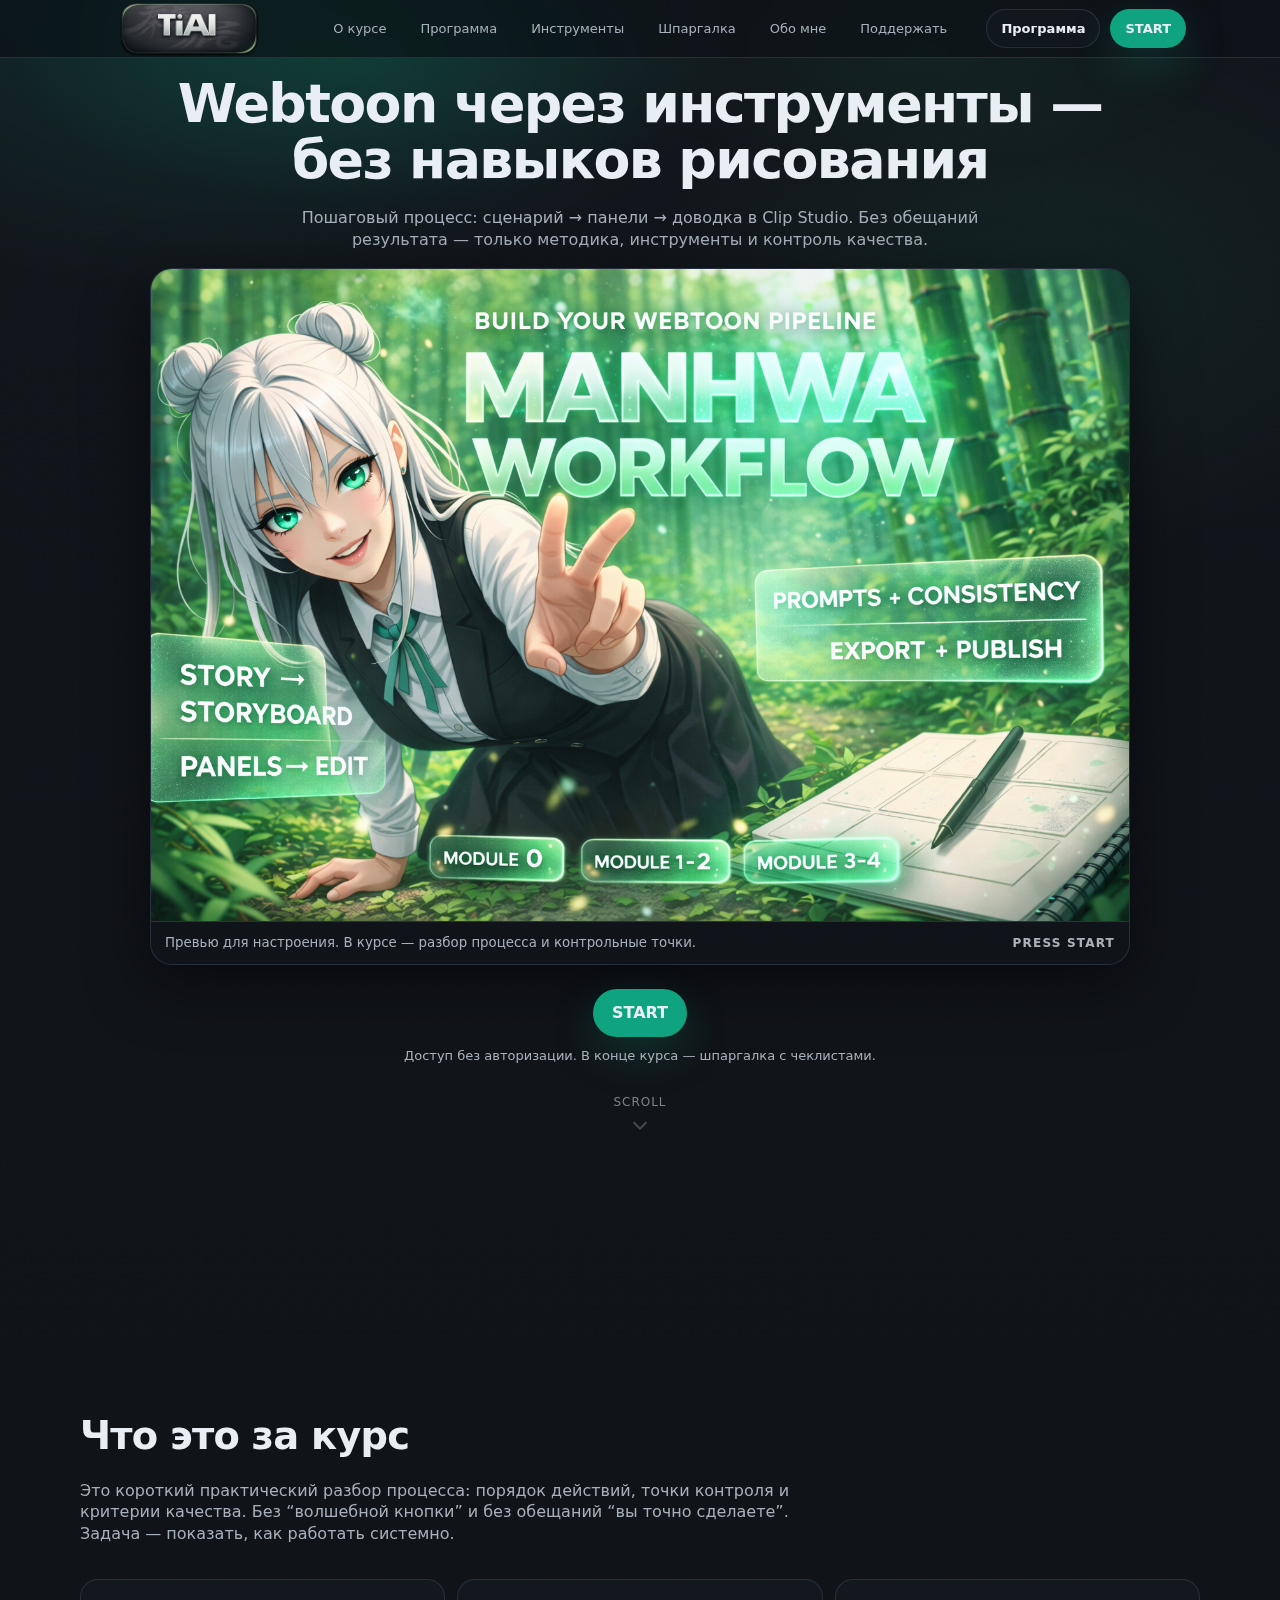
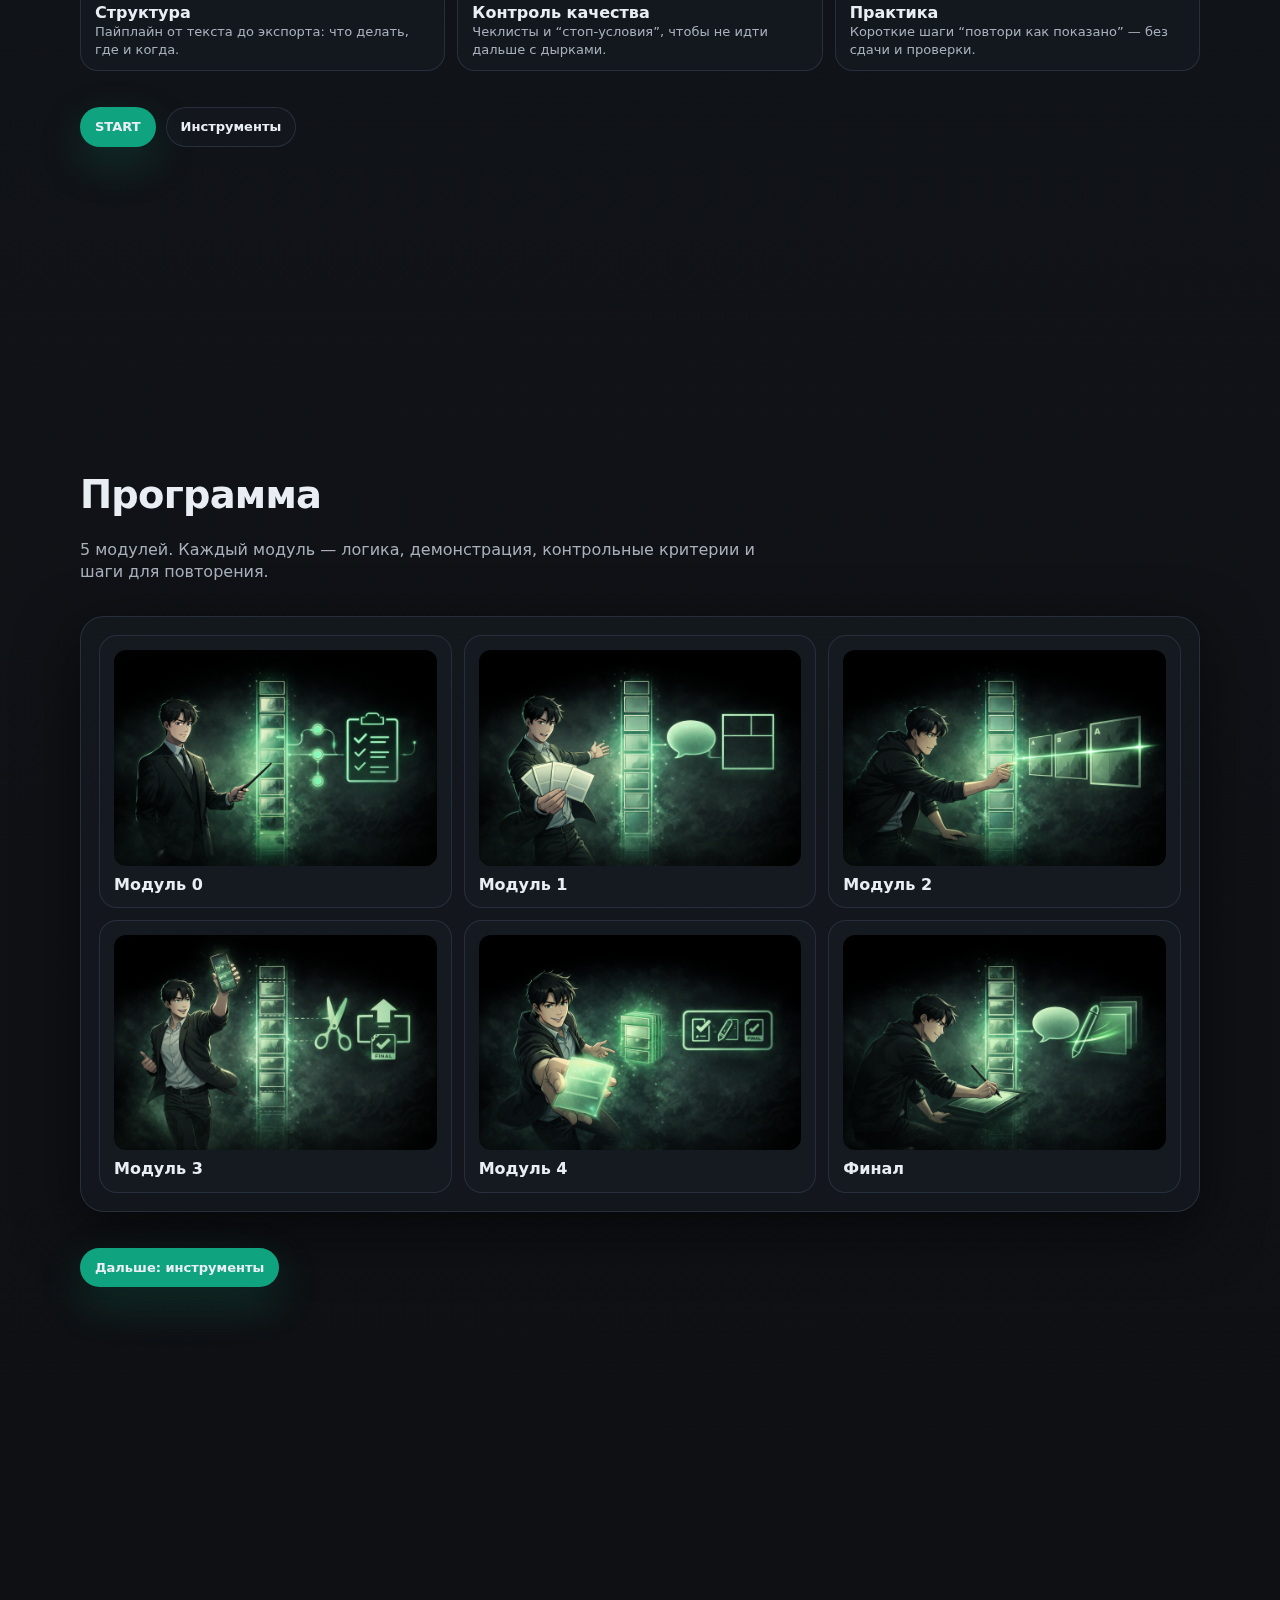
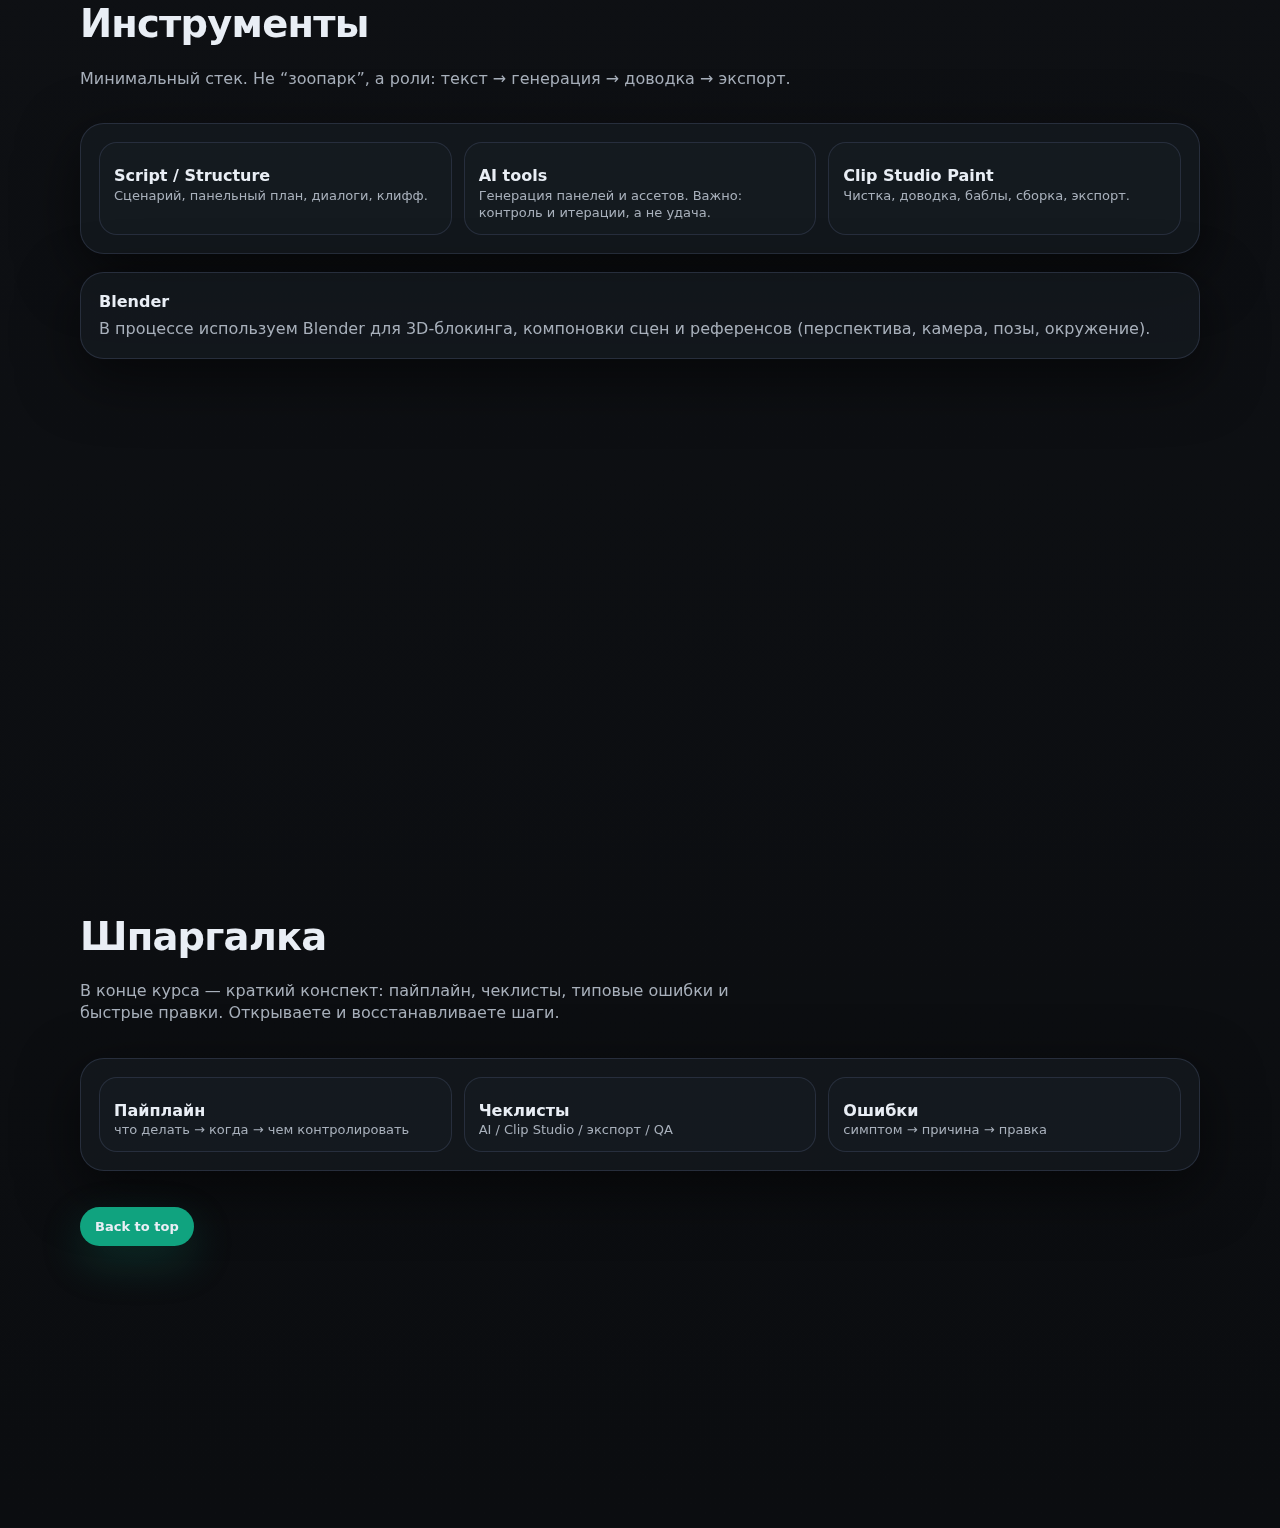
<file: index.html>
<!DOCTYPE html>
<html lang="ru">
<head>
  <meta charset="utf-8">
  <meta name="viewport" content="width=device-width,initial-scale=1">
  <title>START</title>
  <link rel="stylesheet" href="styles.css">
</head>
<body>
  <header>
    <div class="bar">
      <div class="brand" aria-label="Название">
        <span class="mark" aria-hidden="true">
          <img src="image/logo.png" alt="Логотип Webtoon">
        </span>
        <span></span>
      </div>

      <nav aria-label="Навигация">
        <a href="#about">О курсе</a>
        <a href="#program">Программа</a>
        <a href="#tools">Инструменты</a>
        <a href="#cheatsheet">Шпаргалка</a>
        <a href="about.html">Обо мне</a>
        <a href="support.html">Поддержать</a>
      </nav>

      <div class="cta">
        <a class="btn btn-ghost" href="#program">Программа</a>
        <a class="btn btn-start" href="#program">START</a>
      </div>
    </div>
  </header>
  <main>
    <!-- HERO (centered) -->
    <section id="top" aria-label="Титульный экран">
      <div class="hero">
        <div class="chips" aria-label="Теги">
    
        </div>

        <h1>Webtoon через инструменты —<br>без навыков рисования</h1>

        <p style="text-align:center">
          Пошаговый процесс: сценарий → панели → доводка в Clip Studio.
          Без обещаний результата — только методика, инструменты и контроль качества.
        </p>

        <div class="banner" aria-label="Баннер-превью">
          <img src="image/banner.png" alt="Превью: 4 панели webtoon" />
          <div class="bannerMeta">
            <small>Превью для настроения. В курсе — разбор процесса и контрольные точки.</small>
            <span class="press">Press START</span>
          </div>
        </div>

        <div class="heroCta">
          <a class="btn btn-start start" href="#program">START</a>
          <div class="hint">Доступ без авторизации. В конце курса — шпаргалка с чеклистами.</div>
        </div>

        <div class="scrollHint" aria-hidden="true">
          <div>Scroll</div>
          <div class="chev"></div>
        </div>
      </div>
    </section>

    <!-- ABOUT -->
    <section id="about" aria-label="О курсе">
      <div class="solo">
        <h2>Что это за курс</h2>
        <p>
          Это короткий практический разбор процесса: порядок действий, точки контроля и критерии качества.
          Без “волшебной кнопки” и без обещаний “вы точно сделаете”. Задача — показать, как работать системно.
        </p>

        <div class="grid3" style="margin-top: 16px">
          <div class="card">
            <b>Структура</b>
            <small>Пайплайн от текста до экспорта: что делать, где и когда.</small>
          </div>
          <div class="card">
            <b>Контроль качества</b>
            <small>Чеклисты и “стоп-условия”, чтобы не идти дальше с дырками.</small>
          </div>
          <div class="card">
            <b>Практика</b>
            <small>Короткие шаги “повтори как показано” — без сдачи и проверки.</small>
          </div>
        </div>

        <div class="cta" style="margin-top: 18px">
          <a class="btn btn-start" href="#about">START</a>
          <a class="btn btn-ghost" href="#tools">Инструменты</a>
        </div>
      </div>
    </section>

    <!-- PROGRAM -->
    <section id="program" aria-label="Программа">
      <div class="solo">
        <h2>Программа</h2>
        <p>5 модулей. Каждый модуль — логика, демонстрация, контрольные критерии и шаги для повторения.</p>

        <div class="panel" style="margin-top: 16px">
          <div class="grid3">
            <!-- Each card is now an anchor element linking to its own page and showing a preview image -->
            <a class="card" href="module0.html">
              <img src="image/module0.png" alt="Модуль 0">
              <b>Модуль 0</b>
            </a>
            <a class="card" href="module1.html">
              <img src="image/module1.png" alt="Модуль 1">
              <b>Модуль 1</b>
            </a>
            <a class="card" href="module2.html">
              <img src="image/module2.png" alt="Модуль 2">
              <b>Модуль 2</b>
            </a>
            <a class="card" href="module3.html">
              <img src="image/module3.png" alt="Модуль 3">
              <b>Модуль 3</b>
            </a>
            <a class="card" href="module4.html">
              <img src="image/module4.png" alt="Модуль 4">
              <b>Модуль 4</b>
            </a>
            <a class="card" href="final.html">
              <img src="image/final.png" alt="Финальный модуль">
              <b>Финал</b>
            </a>
          </div>
        </div>

        <div class="cta" style="margin-top: 18px">
          <a class="btn btn-start" href="#tools">Дальше: инструменты</a>
        </div>
      </div>
    </section>

    <!-- TOOLS -->
    <section id="tools" aria-label="Инструменты">
      <div class="solo">
        <h2>Инструменты</h2>
        <p>Минимальный стек. Не “зоопарк”, а роли: текст → генерация → доводка → экспорт.</p>

        <div class="panel" style="margin-top: 16px">
          <div class="grid3">
            <div class="card">
              <b>Script / Structure</b>
              <small>Сценарий, панельный план, диалоги, клифф.</small>
            </div>
            <div class="card">
              <b>AI tools</b>
              <small>Генерация панелей и ассетов. Важно: контроль и итерации, а не удача.</small>
            </div>
            <div class="card">
              <b>Clip Studio Paint</b>
              <small>Чистка, доводка, баблы, сборка, экспорт.</small>
            </div>
          </div>
        </div>

        <div class="panel">
          <b style="display:block; margin-bottom:6px">Blender</b>
          <p style="max-width:none">
            В процессе используем Blender для 3D-блокинга, компоновки сцен и референсов (перспектива, камера, позы, окружение).
          </p>
        </div>
      </div>
    </section>

    <!-- CHEATSHEET -->
    <section id="cheatsheet" aria-label="Шпаргалка и ссылки">
      <div class="solo">
        <h2>Шпаргалка</h2>
        <p>В конце курса — краткий конспект: пайплайн, чеклисты, типовые ошибки и быстрые правки. Открываете и восстанавливаете шаги.</p>

        <div class="panel" style="margin-top: 16px">
          <div class="grid3">
            <div class="card">
              <b>Пайплайн</b>
              <small>что делать → когда → чем контролировать</small>
            </div>
            <div class="card">
              <b>Чеклисты</b>
              <small>AI / Clip Studio / экспорт / QA</small>
            </div>
            <div class="card">
              <b>Ошибки</b>
              <small>симптом → причина → правка</small>
            </div>
          </div>
        </div>

        <!-- author and support panels have been moved to separate pages -->

        <div class="cta" style="margin-top: 18px">
          <a class="btn btn-start" href="#top">Back to top</a>
        </div>
      </div>
    </section>
  </main>
  <script src="app.js" defer></script>
</body>
</html>
</file>
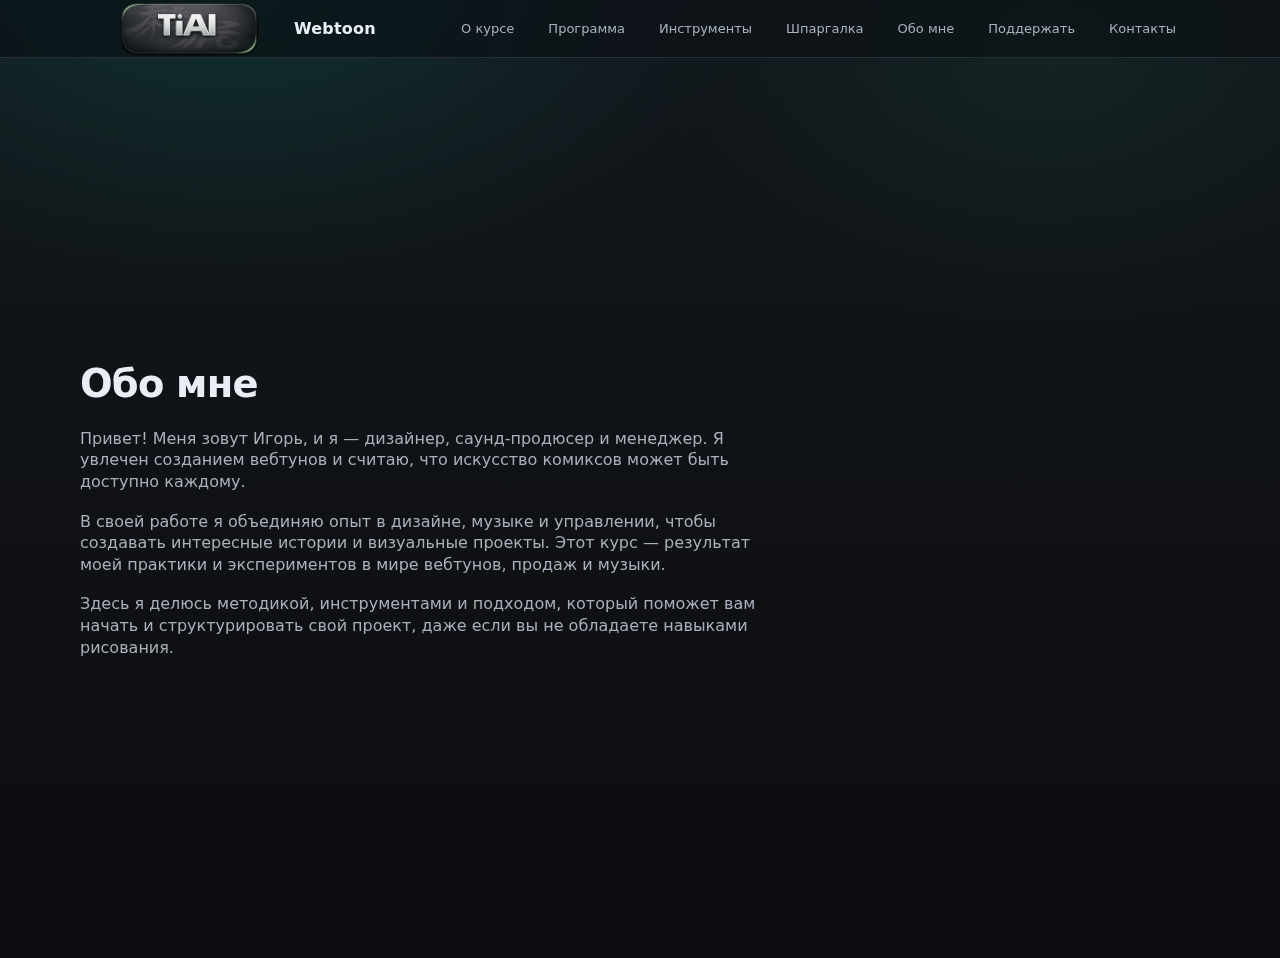
<file: about.html>
<!doctype html>
<html lang="ru">
<head>
  <meta charset="utf-8" />
  <meta name="viewport" content="width=device-width,initial-scale=1" />
  <title>Обо мне — Webtoon</title>
  <link rel="stylesheet" href="styles.css">
</head>
<body>
  <header>
    <div class="bar">
      <div class="brand" aria-label="Название">
        <span class="mark" aria-hidden="true">
          <img src="image/logo.png" alt="Логотип Webtoon">
        </span>
        <span>Webtoon</span>
      </div>
      <nav aria-label="Навигация">
        <a href="index.html#about">О курсе</a>
        <a href="index.html#program">Программа</a>
        <a href="index.html#tools">Инструменты</a>
        <a href="index.html#cheatsheet">Шпаргалка</a>
        <a href="about.html" aria-current="page">Обо мне</a>
        <a href="support.html">Поддержать</a>
        <a href="contacts.html">Контакты</a>
      </nav>
    </div>
  </header>

<main>
  <section id="about-page">
    <div class="solo">
      <h2>Обо мне</h2>
      <p>
        Привет! Меня зовут Игорь, и я — дизайнер, саунд-продюсер и менеджер. Я увлечен созданием вебтунов и считаю, что искусство комиксов может быть доступно каждому.
      </p>
      <p>
        В своей работе я объединяю опыт в дизайне, музыке и управлении, чтобы создавать интересные истории и визуальные проекты. Этот курс — результат моей практики и экспериментов в мире вебтунов, продаж и музыки.
      </p>
      <p>
        Здесь я делюсь методикой, инструментами и подходом, который поможет вам начать и структурировать свой проект, даже если вы не обладаете навыками рисования.
      </p>
    </div>
  </section>
</main>

  <script src="app.js" defer></script>
</body>
</html>
</file>
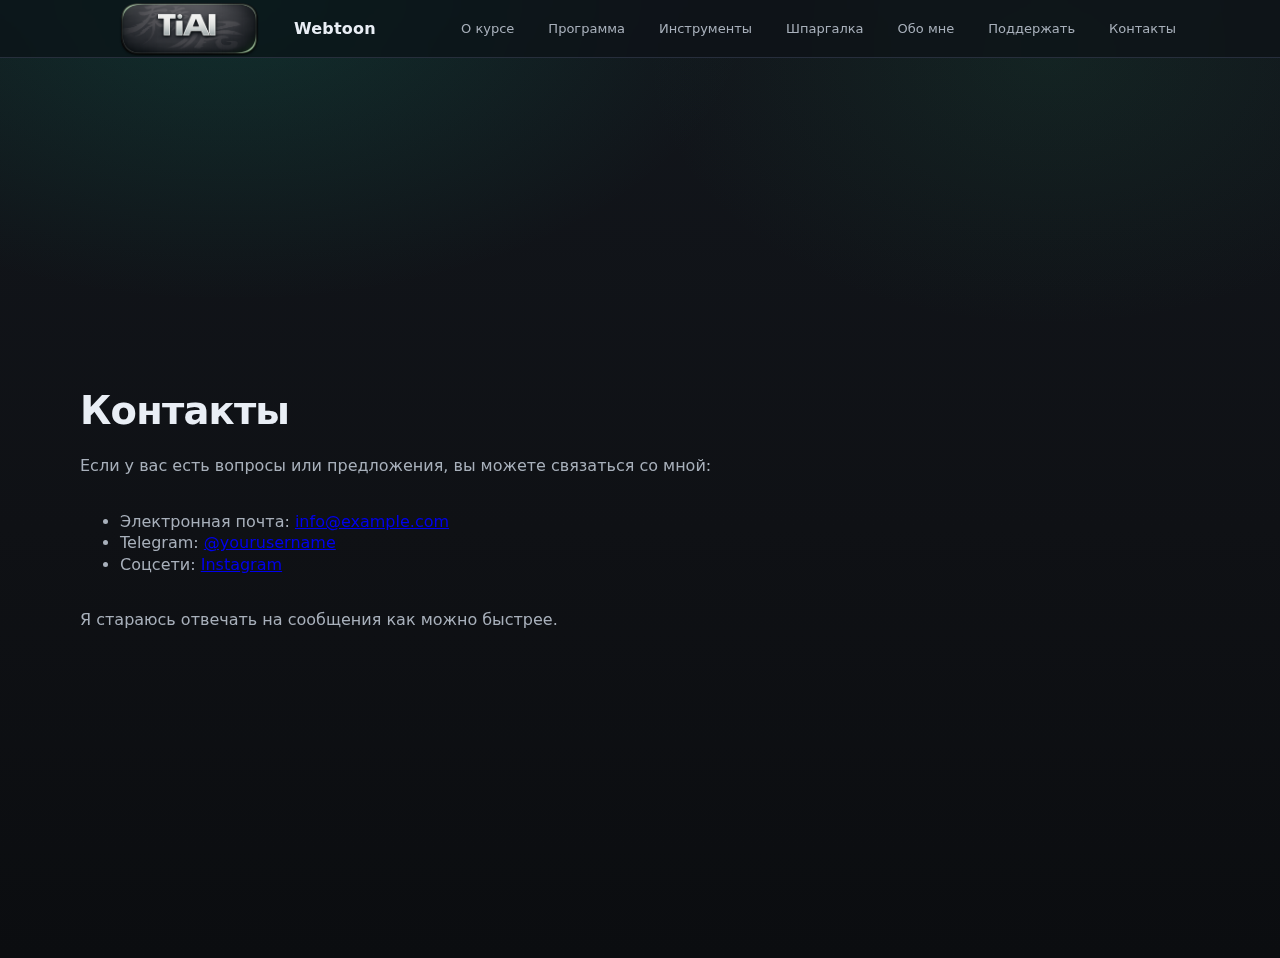
<file: contacts.html>
<!doctype html>
<html lang="ru">
<head>
  <meta charset="utf-8" />
  <meta name="viewport" content="width=device-width,initial-scale=1" />
  <title>Контакты — Webtoon</title>
  <link rel="stylesheet" href="styles.css">
</head>
<body>
  <header>
    <div class="bar">
      <div class="brand" aria-label="Название">
        <span class="mark" aria-hidden="true">
          <img src="image/logo.png" alt="Логотип Webtoon">
        </span>
        <span>Webtoon</span>
      </div>
      <nav aria-label="Навигация">
        <a href="index.html#about">О курсе</a>
        <a href="index.html#program">Программа</a>
        <a href="index.html#tools">Инструменты</a>
        <a href="index.html#cheatsheet">Шпаргалка</a>
        <a href="about.html">Обо мне</a>
        <a href="support.html">Поддержать</a>
        <a href="contacts.html" aria-current="page">Контакты</a>
      </nav>
    </div>
  </header>

<main>
  <section id="contacts-page">
    <div class="solo">
      <h2>Контакты</h2>
      <p>
        Если у вас есть вопросы или предложения, вы можете связаться со мной:
      </p>
      <ul style="color: var(--muted); font-size:16px">
        <li>Электронная почта: <a href="mailto:info@example.com">info@example.com</a></li>
        <li>Telegram: <a href="https://t.me/yourusername" target="_blank">@yourusername</a></li>
        <li>Соцсети: <a href="https://instagram.com/yourprofile" target="_blank">Instagram</a></li>
      </ul>
      <p>
        Я стараюсь отвечать на сообщения как можно быстрее.
      </p>
    </div>
  </section>
</main>

  <script src="app.js" defer></script>
</body>
</html>
</file>
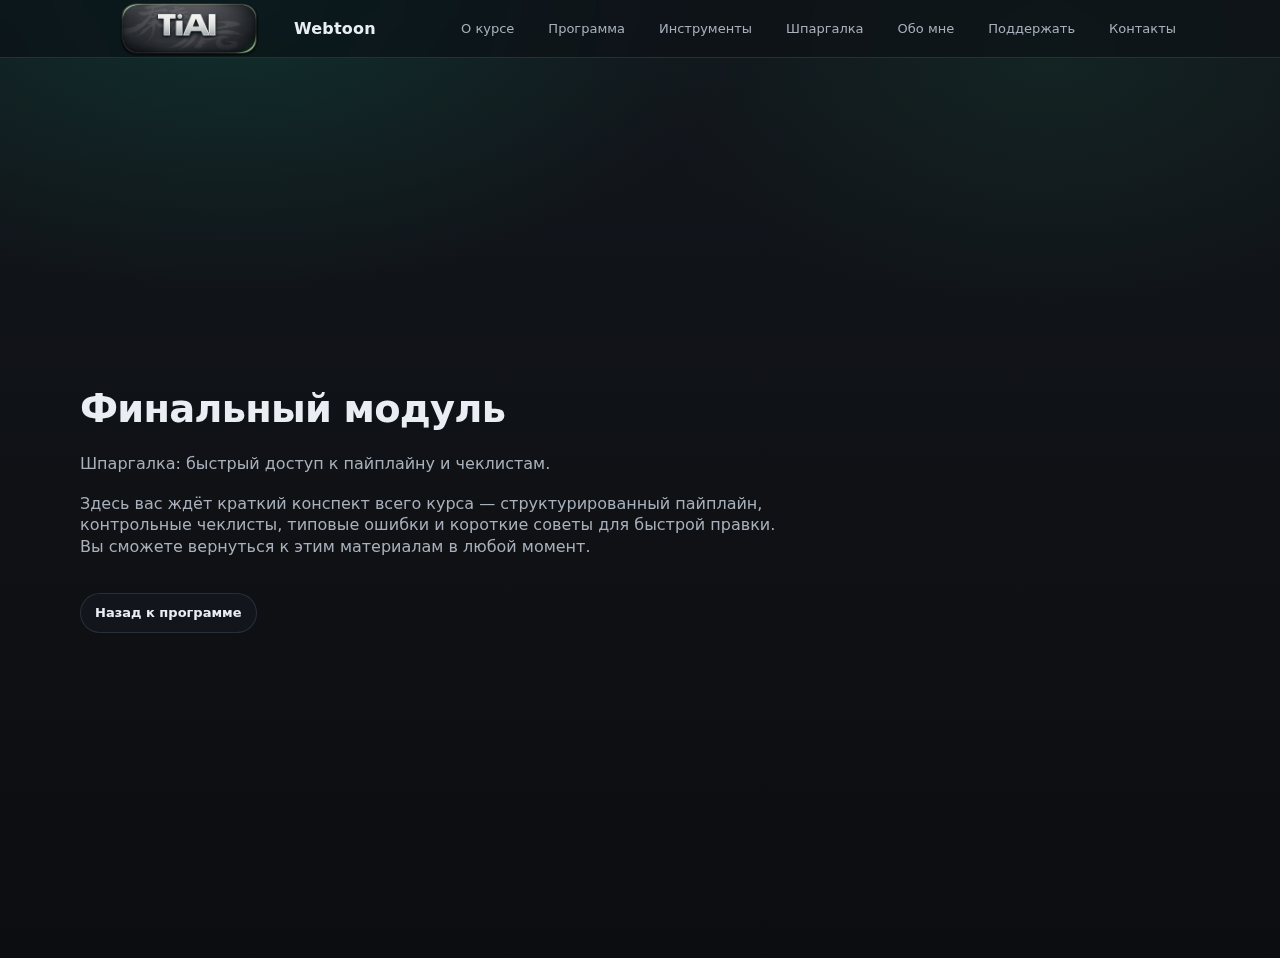
<file: final.html>
<!doctype html>
<html lang="ru">
<head>
  <meta charset="utf-8" />
  <meta name="viewport" content="width=device-width,initial-scale=1" />
  <title>Финальный модуль — Webtoon</title>
  <link rel="stylesheet" href="styles.css">
</head>
<body>
  <header>
    <div class="bar">
      <div class="brand" aria-label="Название">
        <span class="mark" aria-hidden="true"><img src="image/logo.png" alt="Логотип Webtoon"></span>
        <span>Webtoon</span>
      </div>
      <nav aria-label="Навигация">
        <a href="index.html#about">О курсе</a>
        <a href="index.html#program">Программа</a>
        <a href="index.html#tools">Инструменты</a>
        <a href="index.html#cheatsheet">Шпаргалка</a>
        <a href="about.html">Обо мне</a>
        <a href="support.html">Поддержать</a>
        <a href="contacts.html">Контакты</a>
      </nav>
    </div>
  </header>
  <main>
    <section id="final-page">
      <div class="solo">
        <h2>Финальный модуль</h2>
        <p>Шпаргалка: быстрый доступ к пайплайну и чеклистам.</p>
        <p>Здесь вас ждёт краткий конспект всего курса — структурированный пайплайн, контрольные чеклисты, типовые ошибки и короткие советы для быстрой правки. Вы сможете вернуться к этим материалам в любой момент.</p>
        <div class="cta" style="margin-top: 18px">
          <a class="btn btn-ghost" href="index.html#program">Назад к программе</a>
        </div>
      </div>
    </section>
  </main>
  <script src="app.js" defer></script>
</body>
</html>
</file>
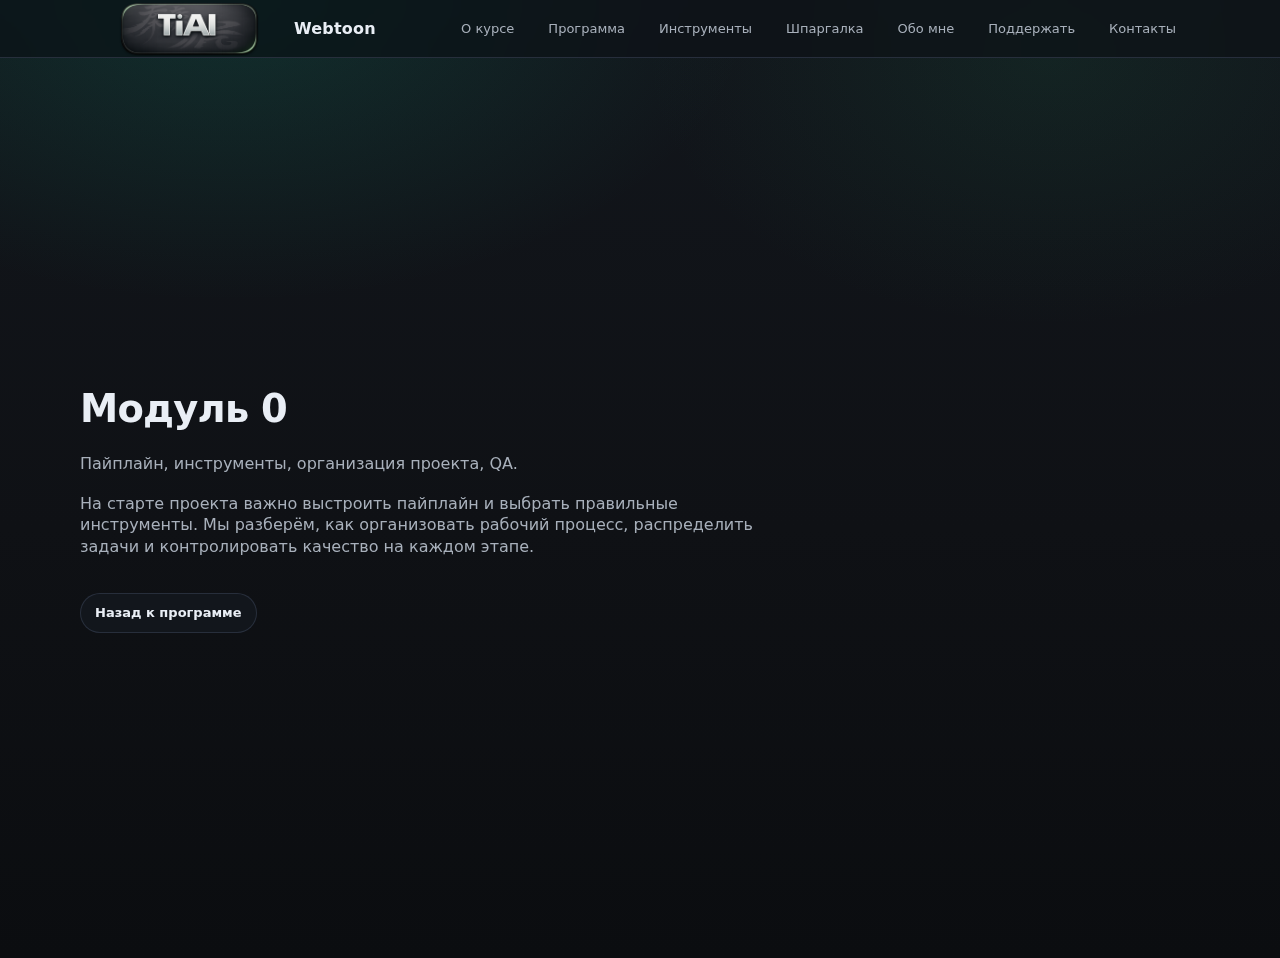
<file: module0.html>
<!doctype html>
<html lang="ru">
<head>
  <meta charset="utf-8" />
  <meta name="viewport" content="width=device-width,initial-scale=1" />
  <title>Модуль 0 — Webtoon</title>
  <link rel="stylesheet" href="styles.css">
</head>
<body>
  <header>
    <div class="bar">
      <div class="brand" aria-label="Название">
        <span class="mark" aria-hidden="true"><img src="image/logo.png" alt="Логотип Webtoon"></span>
        <span>Webtoon</span>
      </div>
      <nav aria-label="Навигация">
        <a href="index.html#about">О курсе</a>
        <a href="index.html#program">Программа</a>
        <a href="index.html#tools">Инструменты</a>
        <a href="index.html#cheatsheet">Шпаргалка</a>
        <a href="about.html">Обо мне</a>
        <a href="support.html">Поддержать</a>
        <a href="contacts.html">Контакты</a>
      </nav>
    </div>
  </header>
  <main>
    <section id="module0-page">
      <div class="solo">
        <h2>Модуль 0</h2>
        <p>Пайплайн, инструменты, организация проекта, QA.</p>
        <p>На старте проекта важно выстроить пайплайн и выбрать правильные инструменты. Мы разберём, как организовать рабочий процесс, распределить задачи и контролировать качество на каждом этапе.</p>
        <div class="cta" style="margin-top: 18px">
          <a class="btn btn-ghost" href="index.html#program">Назад к программе</a>
        </div>
      </div>
    </section>
  </main>
  <script src="app.js" defer></script>
</body>
</html>
</file>
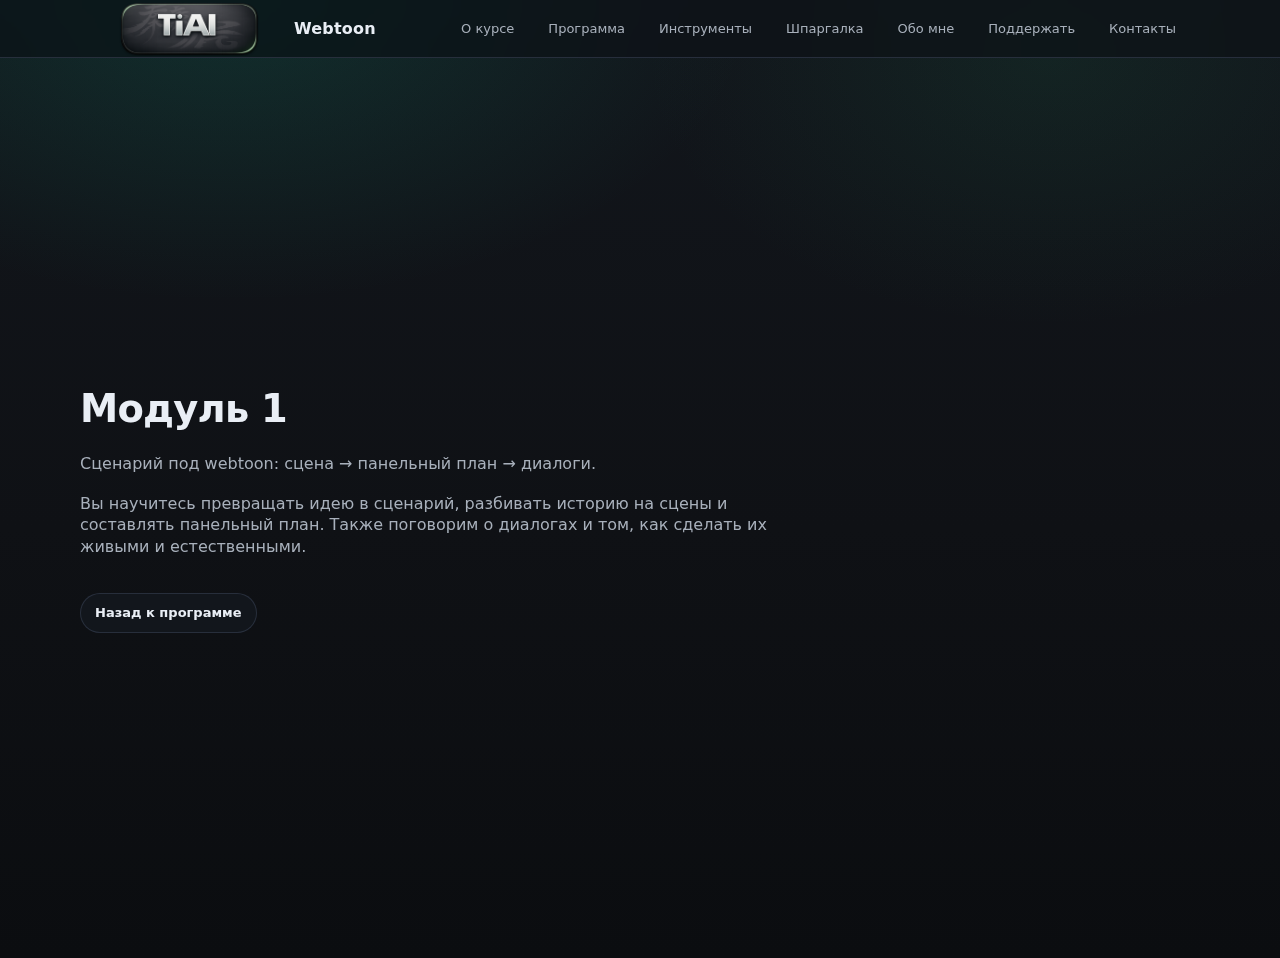
<file: module1.html>
<!doctype html>
<html lang="ru">
<head>
  <meta charset="utf-8" />
  <meta name="viewport" content="width=device-width,initial-scale=1" />
  <title>Модуль 1 — Webtoon</title>
  <link rel="stylesheet" href="styles.css">
</head>
<body>
  <header>
    <div class="bar">
      <div class="brand" aria-label="Название">
        <span class="mark" aria-hidden="true"><img src="image/logo.png" alt="Логотип Webtoon"></span>
        <span>Webtoon</span>
      </div>
      <nav aria-label="Навигация">
        <a href="index.html#about">О курсе</a>
        <a href="index.html#program">Программа</a>
        <a href="index.html#tools">Инструменты</a>
        <a href="index.html#cheatsheet">Шпаргалка</a>
        <a href="about.html">Обо мне</a>
        <a href="support.html">Поддержать</a>
        <a href="contacts.html">Контакты</a>
      </nav>
    </div>
  </header>
  <main>
    <section id="module1-page">
      <div class="solo">
        <h2>Модуль 1</h2>
        <p>Сценарий под webtoon: сцена → панельный план → диалоги.</p>
        <p>Вы научитесь превращать идею в сценарий, разбивать историю на сцены и составлять панельный план. Также поговорим о диалогах и том, как сделать их живыми и естественными.</p>
        <div class="cta" style="margin-top: 18px">
          <a class="btn btn-ghost" href="index.html#program">Назад к программе</a>
        </div>
      </div>
    </section>
  </main>
  <script src="app.js" defer></script>
</body>
</html>
</file>
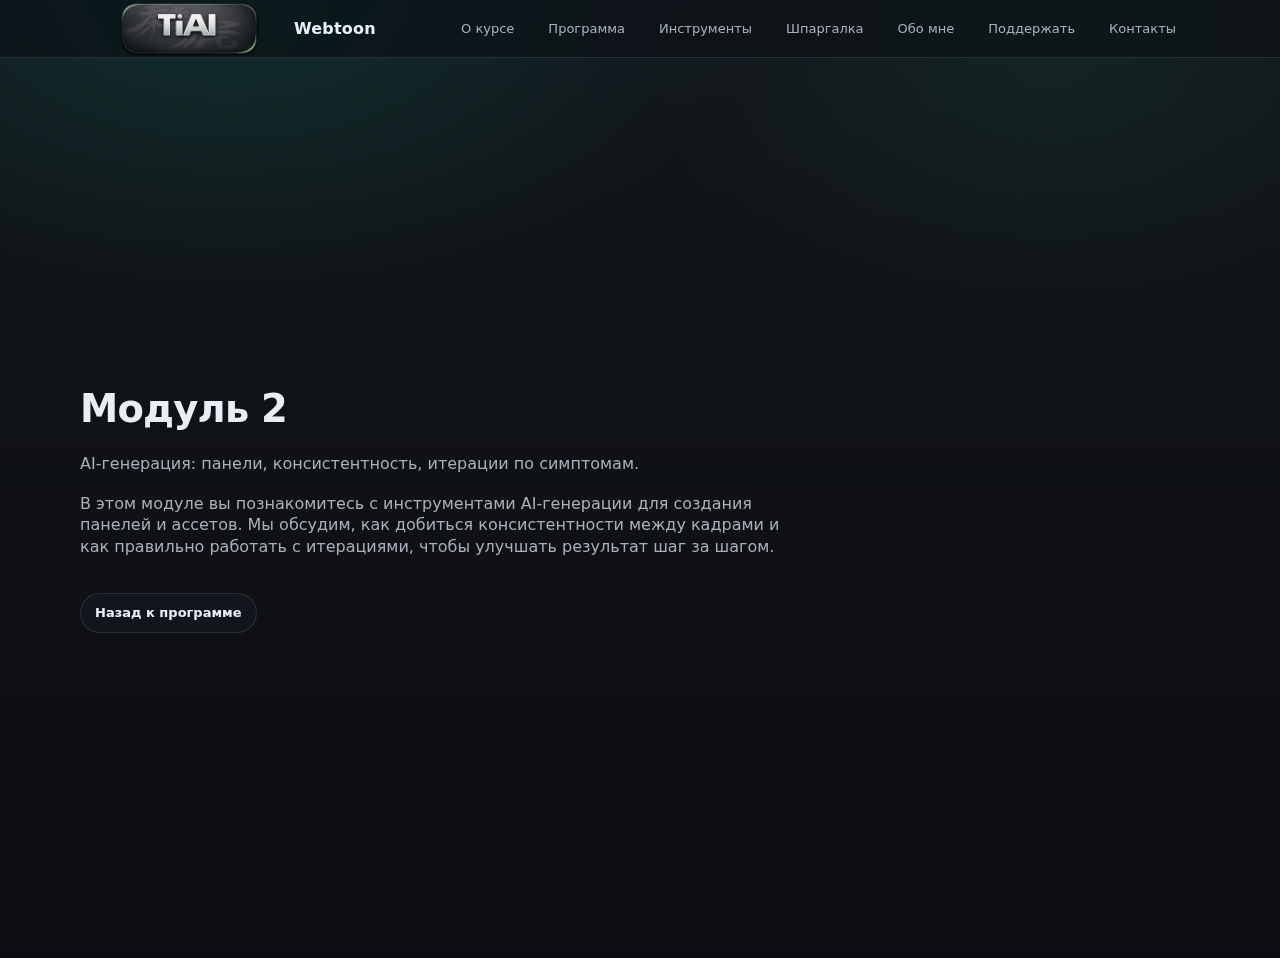
<file: module2.html>
<!doctype html>
<html lang="ru">
<head>
  <meta charset="utf-8" />
  <meta name="viewport" content="width=device-width,initial-scale=1" />
  <title>Модуль 2 — Webtoon</title>
  <link rel="stylesheet" href="styles.css">
</head>
<body>
  <header>
    <div class="bar">
      <div class="brand" aria-label="Название">
        <span class="mark" aria-hidden="true"><img src="image/logo.png" alt="Логотип Webtoon"></span>
        <span>Webtoon</span>
      </div>
      <nav aria-label="Навигация">
        <a href="index.html#about">О курсе</a>
        <a href="index.html#program">Программа</a>
        <a href="index.html#tools">Инструменты</a>
        <a href="index.html#cheatsheet">Шпаргалка</a>
        <a href="about.html">Обо мне</a>
        <a href="support.html">Поддержать</a>
        <a href="contacts.html">Контакты</a>
      </nav>
    </div>
  </header>
  <main>
    <section id="module2-page">
      <div class="solo">
        <h2>Модуль 2</h2>
        <p>AI‑генерация: панели, консистентность, итерации по симптомам.</p>
        <p>В этом модуле вы познакомитесь с инструментами AI‑генерации для создания панелей и ассетов. Мы обсудим, как добиться консистентности между кадрами и как правильно работать с итерациями, чтобы улучшать результат шаг за шагом.</p>
        <div class="cta" style="margin-top: 18px">
          <a class="btn btn-ghost" href="index.html#program">Назад к программе</a>
        </div>
      </div>
    </section>
  </main>
  <script src="app.js" defer></script>
</body>
</html>
</file>
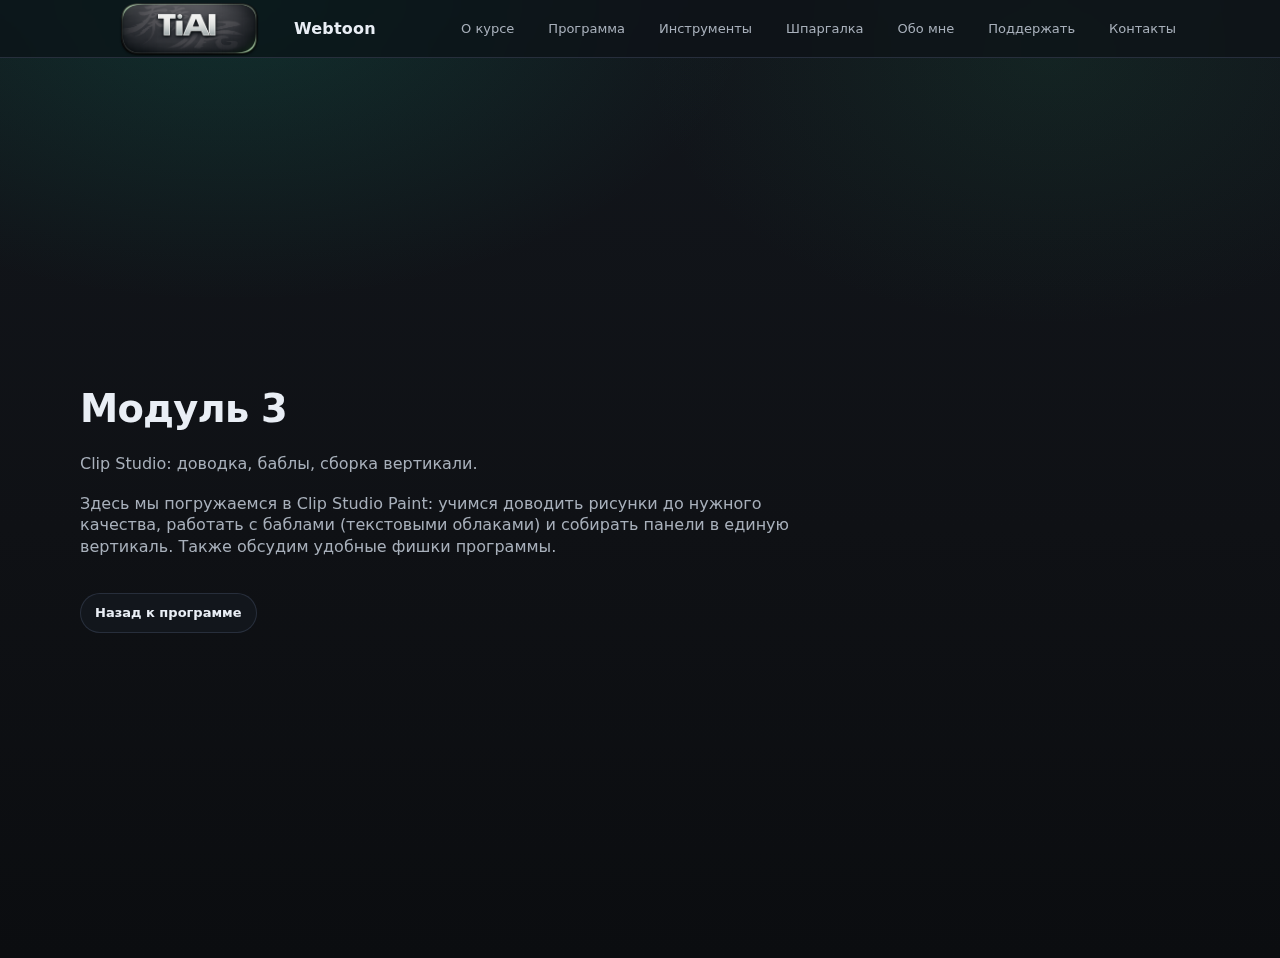
<file: module3.html>
<!doctype html>
<html lang="ru">
<head>
  <meta charset="utf-8" />
  <meta name="viewport" content="width=device-width,initial-scale=1" />
  <title>Модуль 3 — Webtoon</title>
  <link rel="stylesheet" href="styles.css">
</head>
<body>
  <header>
    <div class="bar">
      <div class="brand" aria-label="Название">
        <span class="mark" aria-hidden="true"><img src="image/logo.png" alt="Логотип Webtoon"></span>
        <span>Webtoon</span>
      </div>
      <nav aria-label="Навигация">
        <a href="index.html#about">О курсе</a>
        <a href="index.html#program">Программа</a>
        <a href="index.html#tools">Инструменты</a>
        <a href="index.html#cheatsheet">Шпаргалка</a>
        <a href="about.html">Обо мне</a>
        <a href="support.html">Поддержать</a>
        <a href="contacts.html">Контакты</a>
      </nav>
    </div>
  </header>
  <main>
    <section id="module3-page">
      <div class="solo">
        <h2>Модуль 3</h2>
        <p>Clip Studio: доводка, баблы, сборка вертикали.</p>
        <p>Здесь мы погружаемся в Clip Studio Paint: учимся доводить рисунки до нужного качества, работать с баблами (текстовыми облаками) и собирать панели в единую вертикаль. Также обсудим удобные фишки программы.</p>
        <div class="cta" style="margin-top: 18px">
          <a class="btn btn-ghost" href="index.html#program">Назад к программе</a>
        </div>
      </div>
    </section>
  </main>
  <script src="app.js" defer></script>
</body>
</html>
</file>
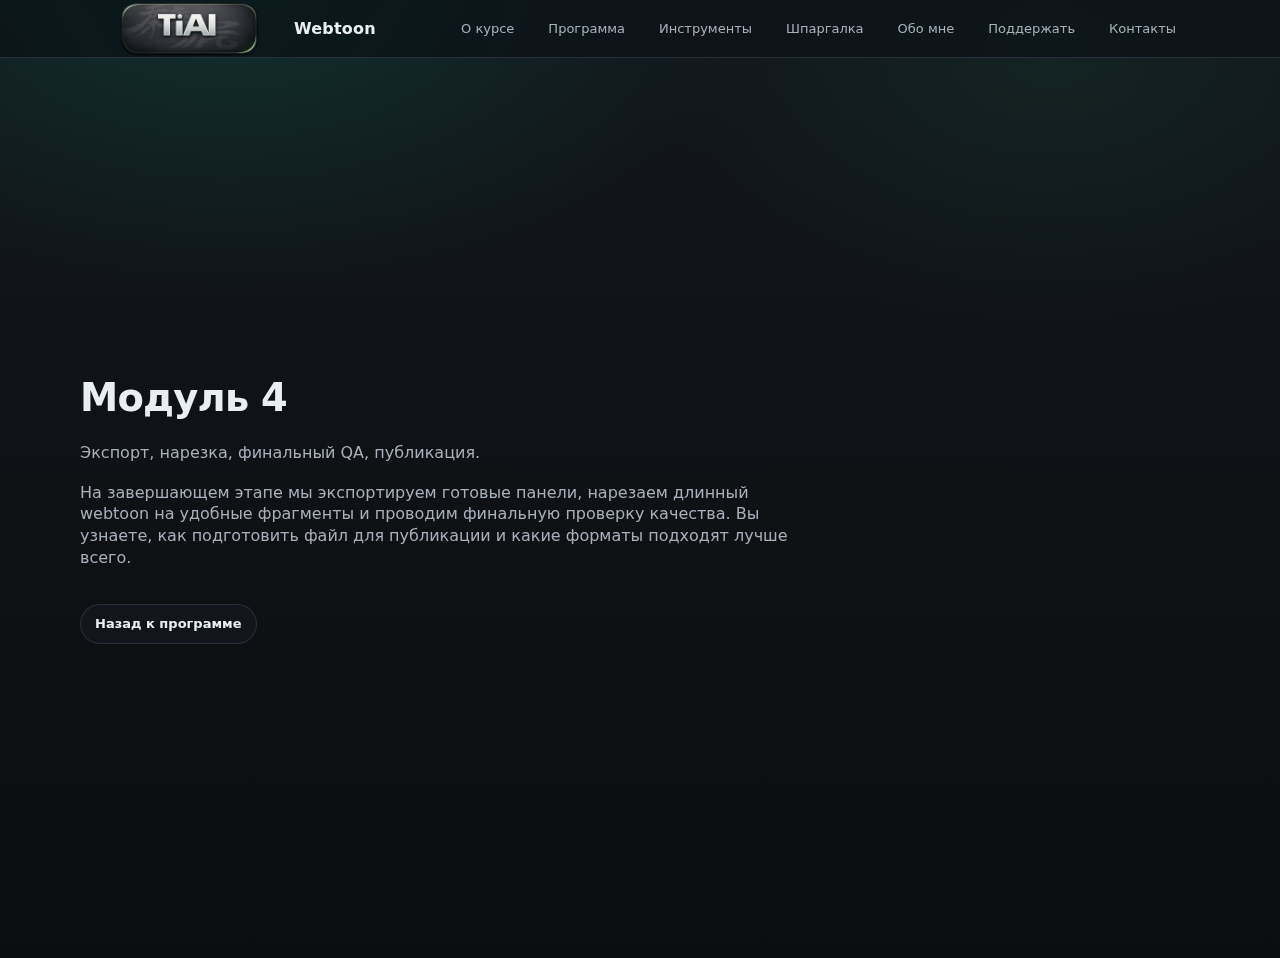
<file: module4.html>
<!doctype html>
<html lang="ru">
<head>
  <meta charset="utf-8" />
  <meta name="viewport" content="width=device-width,initial-scale=1" />
  <title>Модуль 4 — Webtoon</title>
  <link rel="stylesheet" href="styles.css">
</head>
<body>
  <header>
    <div class="bar">
      <div class="brand" aria-label="Название">
        <span class="mark" aria-hidden="true"><img src="image/logo.png" alt="Логотип Webtoon"></span>
        <span>Webtoon</span>
      </div>
      <nav aria-label="Навигация">
        <a href="index.html#about">О курсе</a>
        <a href="index.html#program">Программа</a>
        <a href="index.html#tools">Инструменты</a>
        <a href="index.html#cheatsheet">Шпаргалка</a>
        <a href="about.html">Обо мне</a>
        <a href="support.html">Поддержать</a>
        <a href="contacts.html">Контакты</a>
      </nav>
    </div>
  </header>
  <main>
    <section id="module4-page">
      <div class="solo">
        <h2>Модуль 4</h2>
        <p>Экспорт, нарезка, финальный QA, публикация.</p>
        <p>На завершающем этапе мы экспортируем готовые панели, нарезаем длинный webtoon на удобные фрагменты и проводим финальную проверку качества. Вы узнаете, как подготовить файл для публикации и какие форматы подходят лучше всего.</p>
        <div class="cta" style="margin-top: 18px">
          <a class="btn btn-ghost" href="index.html#program">Назад к программе</a>
        </div>
      </div>
    </section>
  </main>
  <script src="app.js" defer></script>
</body>
</html>
</file>
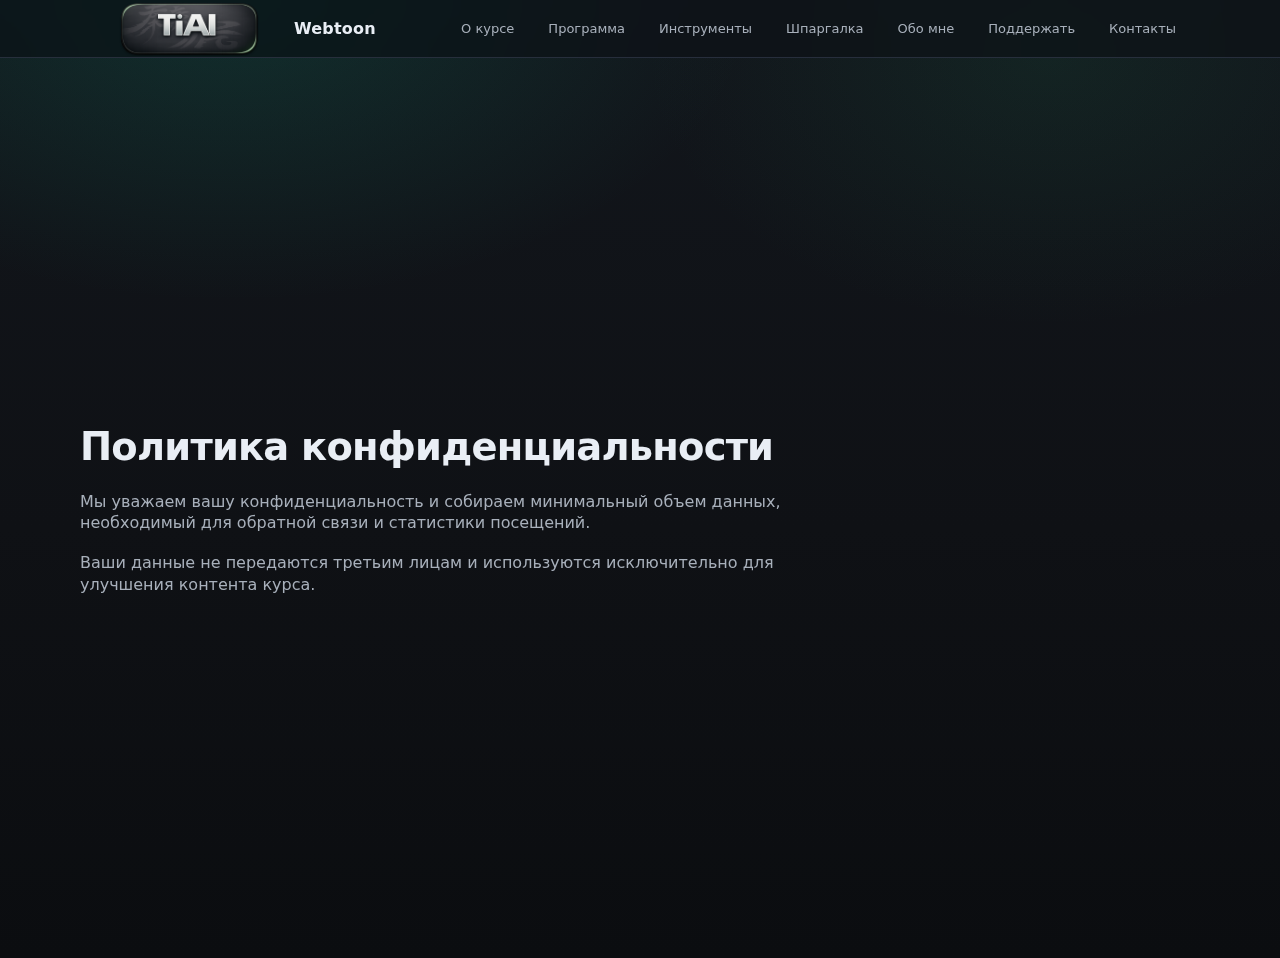
<file: privacy.html>
<!doctype html>
<html lang="ru">
<head>
  <meta charset="utf-8" />
  <meta name="viewport" content="width=device-width,initial-scale=1" />
  <title>Политика конфиденциальности — Webtoon</title>
  <link rel="stylesheet" href="styles.css">
</head>
<body>
  <header>
    <div class="bar">
      <div class="brand" aria-label="Название">
        <span class="mark" aria-hidden="true">
          <img src="image/logo.png" alt="Логотип Webtoon">
        </span>
        <span>Webtoon</span>
      </div>
      <nav aria-label="Навигация">
        <a href="index.html#about">О курсе</a>
        <a href="index.html#program">Программа</a>
        <a href="index.html#tools">Инструменты</a>
        <a href="index.html#cheatsheet">Шпаргалка</a>
        <a href="about.html">Обо мне</a>
        <a href="support.html">Поддержать</a>
        <a href="contacts.html">Контакты</a>
      </nav>
    </div>
  </header>

<main>
  <section id="privacy-page">
    <div class="solo">
      <h2>Политика конфиденциальности</h2>
      <p>
        Мы уважаем вашу конфиденциальность и собираем минимальный объем данных, необходимый для обратной связи и статистики посещений.
      </p>
      <p>
        Ваши данные не передаются третьим лицам и используются исключительно для улучшения контента курса.
      </p>
    </div>
  </section>
</main>

  <script src="app.js" defer></script>
</body>
</html>
</file>
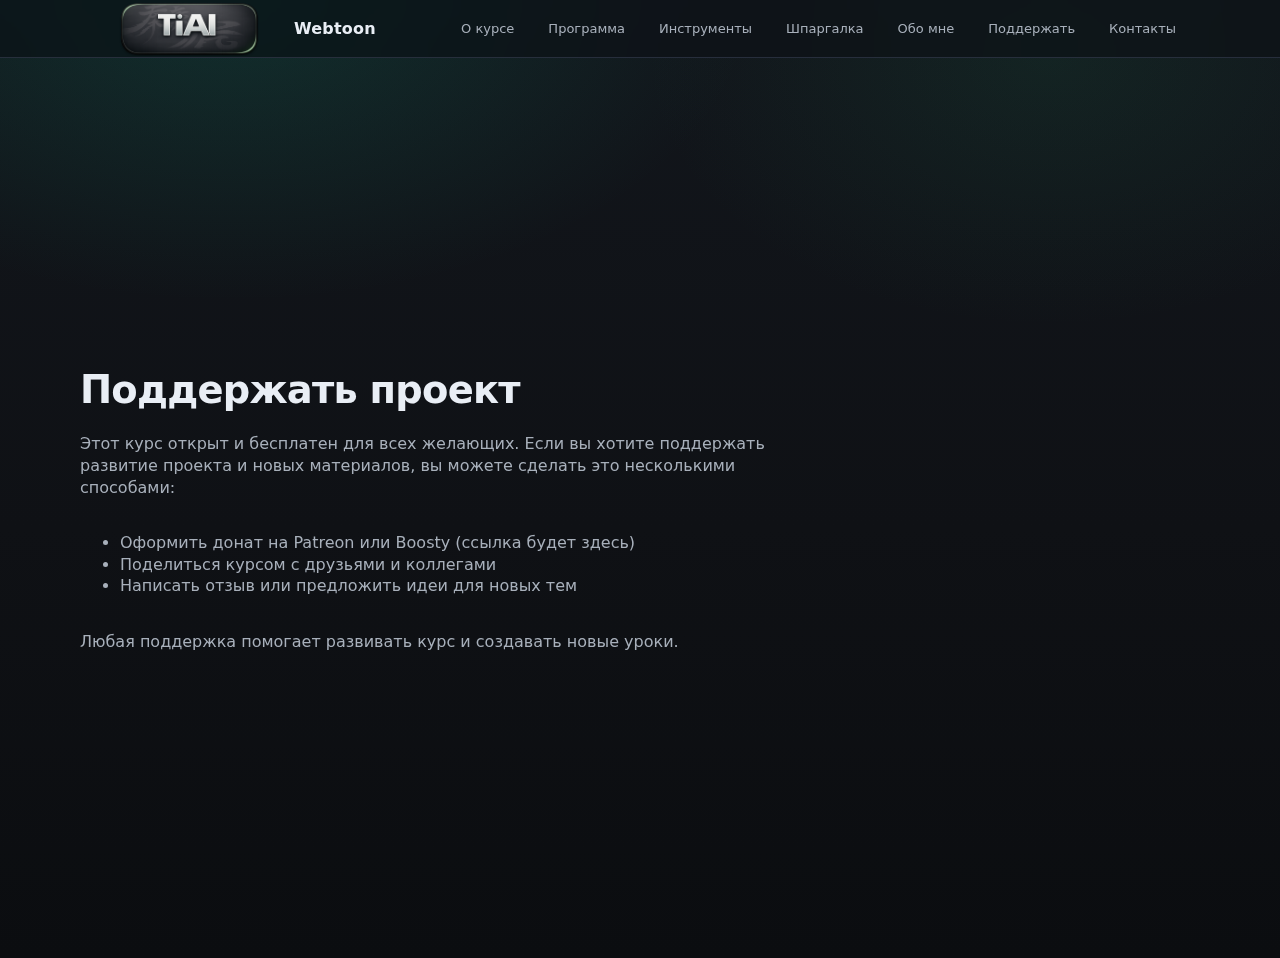
<file: support.html>
<!doctype html>
<html lang="ru">
<head>
  <meta charset="utf-8" />
  <meta name="viewport" content="width=device-width,initial-scale=1" />
  <title>Поддержать — Webtoon</title>
  <link rel="stylesheet" href="styles.css">
</head>
<body>
  <header>
    <div class="bar">
      <div class="brand" aria-label="Название">
        <span class="mark" aria-hidden="true">
          <img src="image/logo.png" alt="Логотип Webtoon">
        </span>
        <span>Webtoon</span>
      </div>
      <nav aria-label="Навигация">
        <a href="index.html#about">О курсе</a>
        <a href="index.html#program">Программа</a>
        <a href="index.html#tools">Инструменты</a>
        <a href="index.html#cheatsheet">Шпаргалка</a>
        <a href="about.html">Обо мне</a>
        <a href="support.html" aria-current="page">Поддержать</a>
        <a href="contacts.html">Контакты</a>
      </nav>
    </div>
  </header>

<main>
  <section id="support-page">
    <div class="solo">
      <h2>Поддержать проект</h2>
      <p>
        Этот курс открыт и бесплатен для всех желающих. Если вы хотите поддержать развитие проекта и новых материалов, вы можете сделать это несколькими способами:
      </p>
      <ul style="color: var(--muted); font-size:16px">
        <li>Оформить донат на Patreon или Boosty (ссылка будет здесь)</li>
        <li>Поделиться курсом с друзьями и коллегами</li>
        <li>Написать отзыв или предложить идеи для новых тем</li>
      </ul>
      <p>
        Любая поддержка помогает развивать курс и создавать новые уроки.
      </p>
    </div>
  </section>
</main>

  <script src="app.js" defer></script>
</body>
</html>
</file>
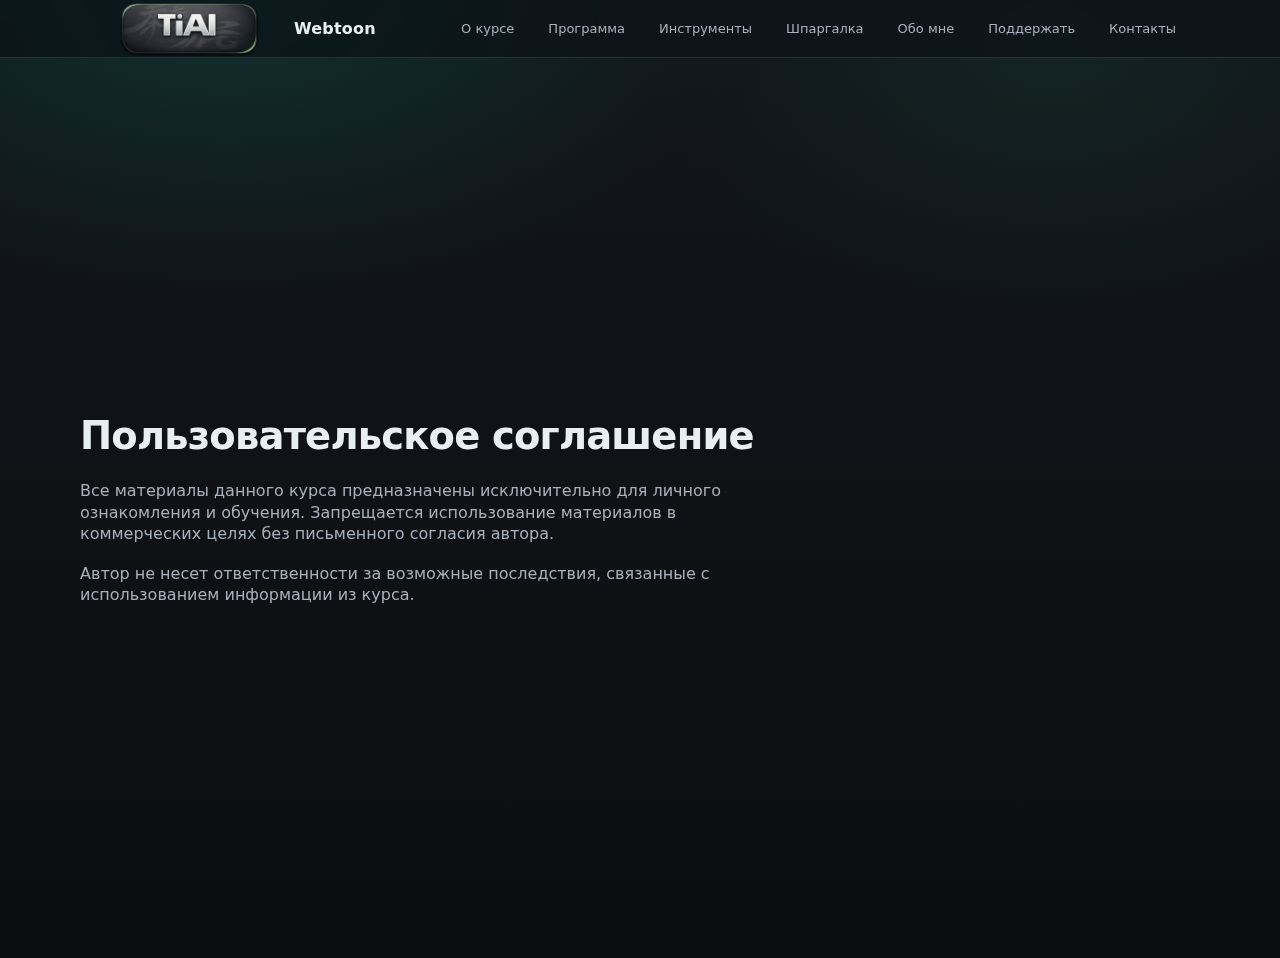
<file: terms.html>
<!doctype html>
<html lang="ru">
<head>
  <meta charset="utf-8" />
  <meta name="viewport" content="width=device-width,initial-scale=1" />
  <title>Пользовательское соглашение — Webtoon</title>
  <link rel="stylesheet" href="styles.css">
</head>
<body>
  <header>
    <div class="bar">
      <div class="brand" aria-label="Название">
        <span class="mark" aria-hidden="true">
          <img src="image/logo.png" alt="Логотип Webtoon">
        </span>
        <span>Webtoon</span>
      </div>
      <nav aria-label="Навигация">
        <a href="index.html#about">О курсе</a>
        <a href="index.html#program">Программа</a>
        <a href="index.html#tools">Инструменты</a>
        <a href="index.html#cheatsheet">Шпаргалка</a>
        <a href="about.html">Обо мне</a>
        <a href="support.html">Поддержать</a>
        <a href="contacts.html">Контакты</a>
      </nav>
    </div>
  </header>

<main>
  <section id="terms-page">
    <div class="solo">
      <h2>Пользовательское соглашение</h2>
      <p>
        Все материалы данного курса предназначены исключительно для личного ознакомления и обучения. Запрещается использование материалов в коммерческих целях без письменного согласия автора.
      </p>
      <p>
        Автор не несет ответственности за возможные последствия, связанные с использованием информации из курса.
      </p>
    </div>
  </section>
</main>

  <script src="app.js" defer></script>
</body>
</html>
</file>
<file: styles.css>
:root{
      --bg:#0F1115;                 /* base background */
      --bg2:#12161C;                /* header/top */
      --text:#E9EEF5;               /* main text */
      --muted:#A8B0BB;              /* secondary text */
      --line:#2A3240;               /* borders */
      --chip:#161B22;               /* chip / surfaces */
      --shadow: 0 18px 60px rgba(0,0,0,.55);
      --radius: 24px;
      --max: 1120px;
      --accent:#10A37F;             /* GPT-like green */
      --accentHover:#0E8E70;
      --accentPressed:#0C7A61;
    }
    *{box-sizing:border-box}
    html{scroll-behavior:smooth}
    body{
      margin:0;
      font-family: ui-sans-serif, system-ui, -apple-system, Segoe UI, Roboto, Arial, "Noto Sans", "Liberation Sans", sans-serif;
      background:
      radial-gradient(900px 520px at 18% 0%, rgba(16,163,127,.18), transparent 58%),
      radial-gradient(720px 480px at 82% 6%, rgba(31,122,82,.14), transparent 56%),
      linear-gradient(180deg, var(--bg2) 0%, var(--bg) 55%, #0B0D10 100%);
color: var(--text);
      line-height: 1.35;
      overflow-x:hidden;
    }

    /* Presentation scroll */
    main{scroll-snap-type:y mandatory}
    section{
      min-height: 100vh;
      scroll-snap-align: start;
      display:flex;
      align-items:center;
      padding: 0px 10px 0px;
      position:relative;
    }

    /* Header */
    header{
      position:sticky;
      top:0;
      z-index:100;
      backdrop-filter:saturate(180%) blur(14px);
      background: rgba(15,17,21,.72);
      border-bottom:1px solid rgba(42,50,64,.9);
    }
    .bar{
      max-width: var(--max);
      margin: 0 auto;
      display:flex;
      align-items:center;
      justify-content:space-between;
      padding: 1px 14px;
      gap: 1px;
    }
    .brand{
      display:flex;
      align-items:center;
      gap:10px;
      font-weight: 760;
      letter-spacing: .2px;
      white-space:nowrap;
    }
/* Logo container: show uploaded logo instead of gradient mark */
.mark{
  width:190px;
  height:55px;
  display:inline-flex;
  align-items:center;
  justify-content:center;
  background: transparent;
  border: none;
  box-shadow: none;
  border-radius: 10px;
  overflow: visible;
}
/* Make sure the logo image fills the container */
.mark img{
  width:100%;
  height:100%;
  object-fit: contain;
  display:block;
}
    nav{
      display:flex;
      gap: 14px;
      flex-wrap:wrap;
      justify-content:center;
    }
    nav a{
      text-decoration:none;
      color: var(--muted);
      font-size: 13px;
      padding: 8px 10px;
      border-radius: 999px;
    }
    nav a:hover{background: rgba(22,27,34,.85); color: var(--text)}
    .cta{
      display:flex; gap:10px; align-items:center;
      white-space:nowrap;
    }

    .btn{
      border:1px solid transparent;
      background: rgba(22,27,34,.70);
      color: var(--text);
      border-radius: 999px;
      padding: 10px 14px;
      font-size: 13px;
      font-weight: 760;
      cursor:pointer;
      text-decoration:none;
      display:inline-flex;
      align-items:center;
      gap:10px;
      box-shadow: 0 10px 26px rgba(0,0,0,.10);
    }
    .btn:hover{transform: translateY(-1px)}
    .btn:active{transform: translateY(0px)}
    .btn-ghost{
      border:1px solid rgba(42,50,64,.9);
      background: rgba(22,27,34,.55);
      color: var(--text);
      box-shadow:none;
    }
    .btn-start{
      background: var(--accent);
      box-shadow: 0 16px 44px rgba(16,163,127,.22);
    }
    .btn-start:hover{background: var(--accentHover)}
    .btn-start:active{background: var(--accentPressed)}

    /* Typography */
    h1{
      font-size: clamp(34px, 4.2vw, 62px);
      margin:0;
      letter-spacing: -0.03em;
      line-height: 1.05;
      text-align:center;
    }
    h2{
      font-size: clamp(24px, 3vw, 40px);
      margin:0;
      letter-spacing: -0.02em;
    }
    p{
      margin:0;
      color: var(--muted);
      font-size: 16px;
      max-width: 70ch;
    }

    /* Hero (centered like your mockup) */
    .hero{
      max-width: 980px;
      width: 100%;
      margin: 0 auto;
      display:flex;
      flex-direction:column;
      align-items:center;
      gap: 18px;
      position:relative;
    }
    .hero::before{
      content:"";
      position:absolute;
      inset: -140px -200px auto -200px;
      height: 420px;
      background:
        radial-gradient(600px 240px at 30% 35%, rgba(16,163,127,.16), transparent 60%),
        radial-gradient(540px 220px at 70% 30%, rgba(31,122,82,.12), transparent 60%);
      filter: blur(0px);
      pointer-events:none;
      z-index:-1;
    }

    .chips{
      display:flex;
      flex-wrap:wrap;
      gap:10px;
      justify-content:center;
    }
    .chip{
      background: rgba(22,27,34,.75);
      border:1px solid rgba(42,50,64,.9);
      color: var(--text);
      border-radius: 999px;
      padding: 10px 12px;
      font-size: 13px;
    }

    .banner{
      width:min(980px, 100%);
      border-radius: 22px;
      border:1px solid rgba(42,50,64,.9);
      background: rgba(22,27,34,.65);
      box-shadow: var(--shadow);
      overflow:hidden;
    }
    .banner img{
      display:block;
      width:100%;
      height:auto;
    }
    .bannerMeta{
      display:flex;
      justify-content:space-between;
      align-items:center;
      gap:1px;
      padding: 12px 14px;
      border-top:1px solid var(--line);
      background: rgba(15,17,21,.55);
    }
    .bannerMeta small{color:var(--muted)}
    .press{
      font-weight: 760;
      letter-spacing: .10em;
      text-transform: uppercase;
      color: rgba(233,238,245,.72);
      font-size: 12px;
      white-space:nowrap;
    }

    .heroCta{
      display:flex;
      flex-direction:column;
      align-items:center;
      gap: 10px;
      margin-top: 6px;
    }
    .start{
      font-size: 16px;
      padding: 12px 18px;
    }
    .hint{
      font-size: 13px;
      color: var(--muted);
      text-align:center;
      max-width: 60ch;
    }
    .scrollHint{
      margin-top: 12px;
      display:flex;
      flex-direction:column;
      align-items:center;
      gap: 8px;
      color: rgba(168,176,187,.70);
      font-size: 12px;
      letter-spacing: .08em;
      text-transform: uppercase;
      user-select:none;
    }
    .chev{
      width: 10px;
      height: 10px;
      border-right: 2px solid rgba(168,176,187,.35);
      border-bottom: 2px solid rgba(168,176,187,.35);
      transform: rotate(45deg);
      animation: bob 1.4s ease-in-out infinite;
    }
    @keyframes bob{
      0%,100%{transform: translateY(0) rotate(45deg)}
      50%{transform: translateY(6px) rotate(45deg)}
    }

    /* Content sections */
    .solo{
      max-width: var(--max);
      width: 100%;
      margin: 0 auto;
      display:flex;
      flex-direction:column;
      gap: 18px;
      align-items:flex-start;
    }
    .panel{
      background: rgba(22,27,34,.65);
      border:1px solid rgba(42,50,64,.9);
      border-radius: var(--radius);
      padding: 18px;
      box-shadow: var(--shadow);
      width:100%;
    }
    .grid3{
      display:grid;
      grid-template-columns: repeat(3, 1fr);
      gap: 12px;
      width:100%;
    }
    .card{
      border:1px solid rgba(42,50,64,.9);
      border-radius: 18px;
      padding: 14px 14px 12px;
      background: rgba(22,27,34,.65);
    }
    .card b{display:block; margin-top:8px; font-size:16px; color: var(--text)}
    /* When cards are anchors, remove underline and default link color */
    .card{
      text-decoration:none;
      color: inherit;
      display:flex;
      flex-direction:column;
      align-items:flex-start;
    }

    /* Images inside cards fill the width and maintain aspect ratio */
    .card img{
      display:block;
      width:100%;
      height:auto;
      border-radius: 12px;
    }

    /* Styles for card descriptions (used in other panels) */
    .card small{
      color: var(--muted);
      font-size: 13px;
    }

    .links{
      display:flex;
      gap:12px;
      flex-wrap:wrap;
      margin-top: 8px;
    }
    .links a{
      color: var(--muted);
      text-decoration:none;
      border-bottom: 1px dashed rgba(168,176,187,.28);
      padding-bottom: 2px;
    }
    .links a:hover{color: var(--text); border-bottom-color: rgba(11,11,15,.45)}

    @media (max-width: 980px){
      nav{display:none}
      section{padding-top: 86px}
      .grid3{grid-template-columns: 1fr}
      .bannerMeta{flex-direction:column; align-items:flex-start}
    }

/* Responsive logo sizing on smaller screens */
@media (max-width: 620px){
  .mark{
    width:56px;
    height:56px;
  }
}

@media (max-width: 420px){
  .mark{
    width:44px;
    height:44px;
  }
}
</file>
